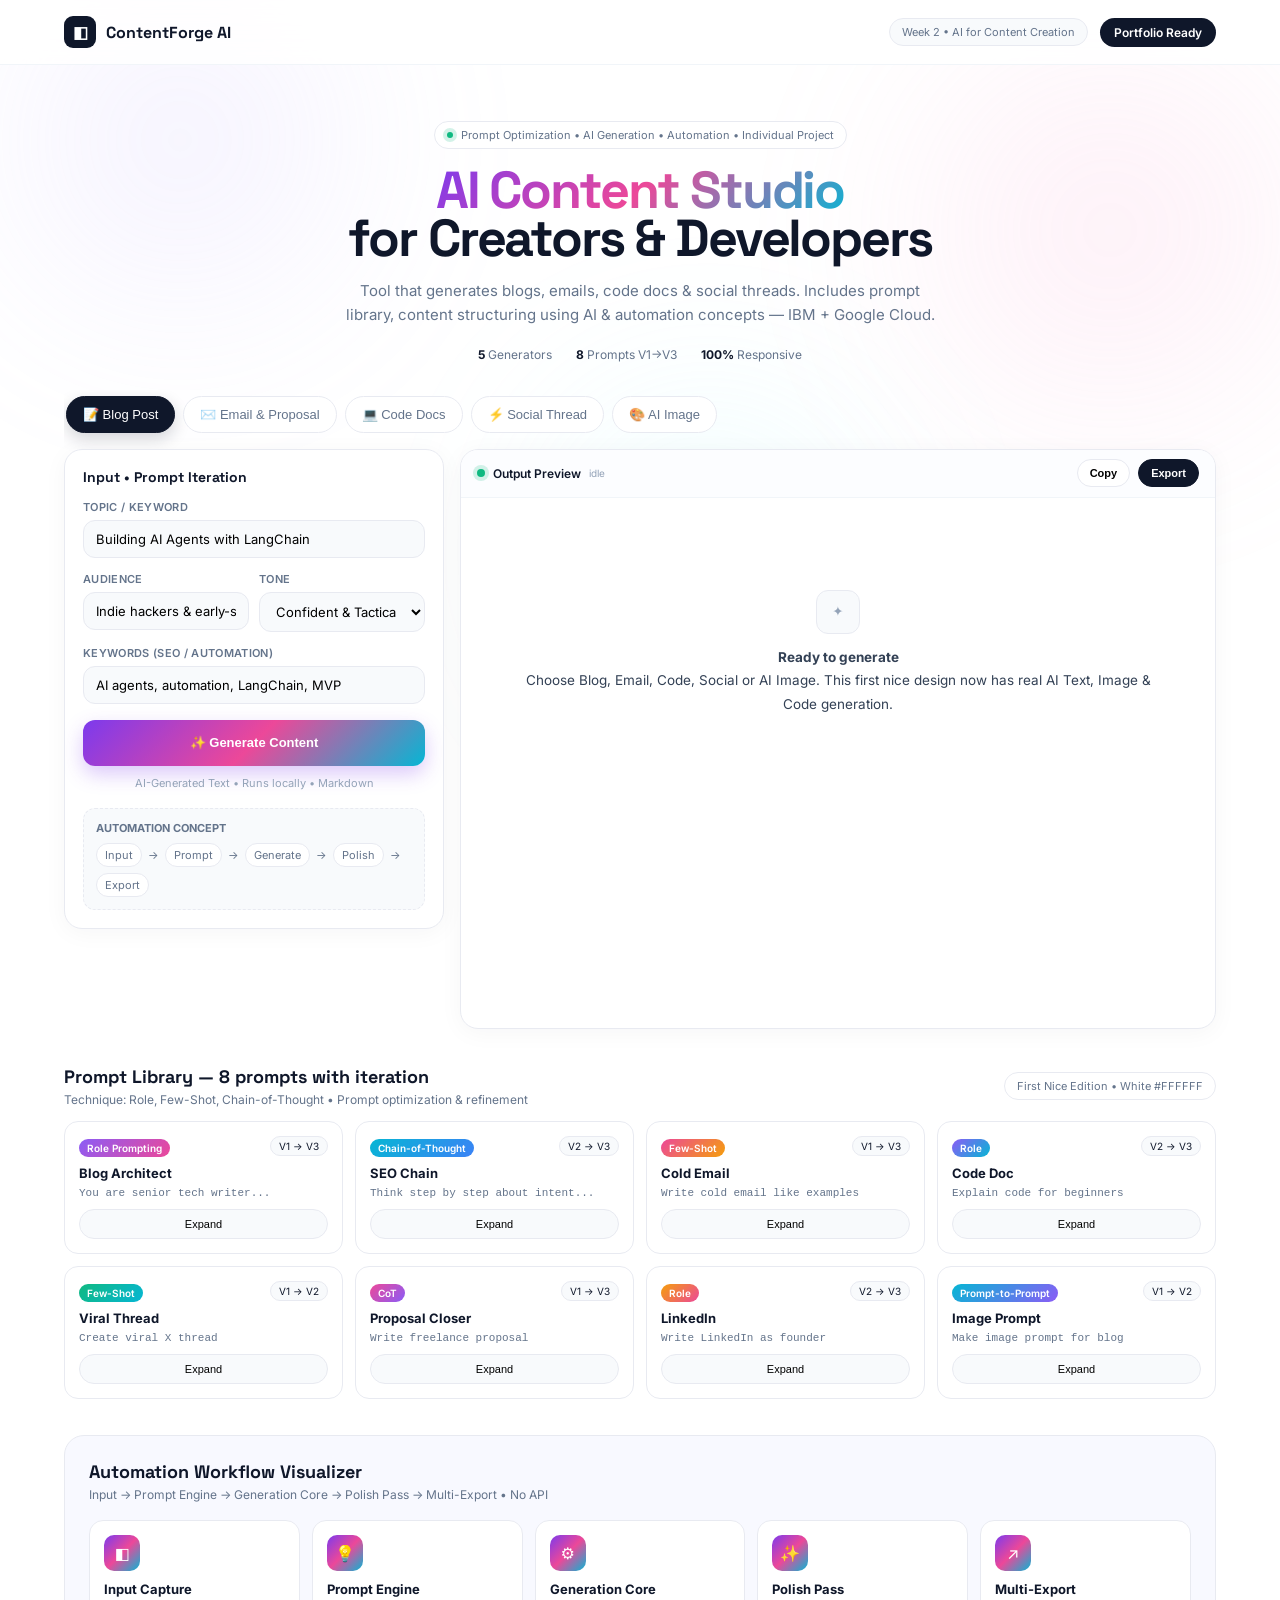
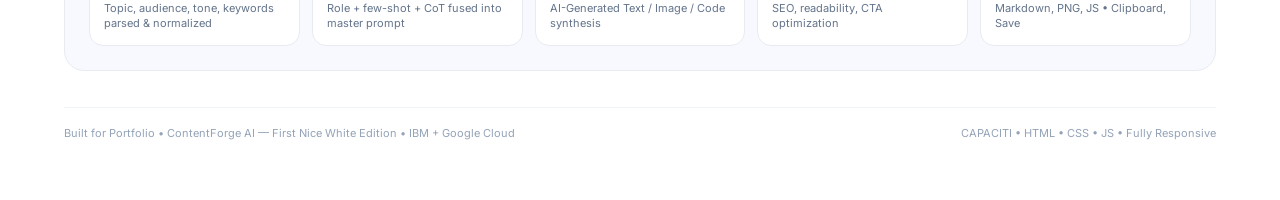
<file: index.html>
<!DOCTYPE html>
<html lang="en">
<head>
  <meta charset="UTF-8">
  <meta name="viewport" content="width=device-width, initial-scale=1.0">
  <title>ContentForge AI - Beautiful White Edition</title>
  <link href="https://fonts.googleapis.com/css2?family=Inter:wght@400;500;600;700&family=Space+Grotesk:wght@600;700&family=JetBrains+Mono:wght@400;500&display=swap" rel="stylesheet">
  <link rel="stylesheet" href="style.css">
</head>
<body>
  <div class="orb orb1"></div><div class="orb orb2"></div><div class="orb orb3"></div>

  <nav class="navbar"><div class="nav-inner">
    <div class="logo"><div class="logo-icon">◧</div><span>ContentForge AI</span></div>
    <div class="nav-right"><span class="badge">Week 2 • AI for Content Creation</span><a class="btn-dark" href="#library">Portfolio Ready</a></div>
  </div></nav>

  <header class="hero">
    <div class="pill"><span class="dot"></span> Prompt Optimization • AI Generation • Automation • Individual Project</div>
    <h1><span class="grad">AI Content Studio</span><br>for Creators & Developers</h1>
    <p>Tool that generates blogs, emails, code docs & social threads. Includes prompt library, content structuring using AI & automation concepts — IBM + Google Cloud.</p>
    <div class="stats"><span><b>5</b> Generators</span><span><b>8</b> Prompts V1→V3</span><span><b>100%</b> Responsive</span></div>
  </header>

  <main class="container">
    <div class="tabs" id="tabs">
      <button class="tab active" data-type="blog">📝 Blog Post</button>
      <button class="tab" data-type="email">✉️ Email & Proposal</button>
      <button class="tab" data-type="code">💻 Code Docs</button>
      <button class="tab" data-type="social">⚡ Social Thread</button>
      <button class="tab" data-type="image">🎨 AI Image</button>
    </div>

    <div class="grid">
      <!-- FORM - changes based on tab -->
      <div class="card form-card" id="formCard">
        <!-- Blog / Email / Social share same form -->
        <div id="textForm">
          <h3 id="formTitle">Input • Prompt Iteration</h3>
          <label>Topic / Keyword</label>
          <input id="topic" value="Building AI Agents with LangChain">
          <div class="row"><div><label>Audience</label><input id="audience" value="Indie hackers & early-stage founders"></div><div><label>Tone</label><select id="tone"><option>Confident & Tactical</option><option>Friendly & Clear</option><option>Bold & Contrarian</option><option>Technical & Detailed</option></select></div></div>
          <label>Keywords (SEO / Automation)</label><input id="keywords" value="AI agents, automation, LangChain, MVP">
          <button id="generate" class="btn-grad">✨ Generate Content</button>
          <p class="hint">AI-Generated Text • Runs locally • Markdown</p>
        </div>

        <!-- Code Form -->
        <div id="codeForm" style="display:none">
          <h3>AI-Generated Code • Prompt-to-Code</h3>
          <label>Language</label><select id="codeLang"><option>JavaScript / TypeScript</option><option>Python</option><option>HTML + CSS</option><option>React</option><option>SQL</option></select>
          <label>Task / Prompt</label><textarea id="codeTask">Create a responsive AI content generator function that takes topic, audience, tone and returns markdown blog with SEO tags</textarea>
          <div class="row"><div><label>Output Type</label><select id="codeType"><option>Function / Component</option><option>Full README + Docs</option><option>API Endpoint</option></select></div><div><label>Level</label><select id="codeLevel"><option>Production Ready</option><option>Beginner Friendly</option></select></div></div>
          <button id="genCode" class="btn-grad">💻 Generate Code</button>
          <p class="hint">AI-Generated Code • Syntax Highlighted • Exportable</p>
        </div>

        <!-- Image Form -->
        <div id="imageForm" style="display:none">
          <h3>AI-Generated Images • Text-to-Image</h3>
          <label>Image Prompt</label><textarea id="imgPrompt">Futuristic AI workspace for founders, soft studio light, minimal desk, neon gradient, 4k, cinematic, photorealistic</textarea>
          <div class="row"><div><label>Style</label><select id="imgStyle"><option>Photorealistic</option><option>Cyberpunk</option><option>Minimal Line Art</option><option>3D Render</option><option>Watercolor</option></select></div><div><label>Aspect Ratio</label><select id="imgRatio"><option value="16:9" selected>16:9 Wide</option><option value="1:1">1:1 Square</option><option value="9:16">9:16 Portrait</option><option value="4:3">4:3</option></select></div></div>
          <label>Negative Prompt</label><input id="imgNeg" placeholder="e.g. blurry, text, watermark">
          <button id="genImg" class="btn-grad">🎨 Generate Image</button>
          <p class="hint">Real AI Generation via Pollinations • No API Key • Downloadable PNG</p>
          <div class="img-history"><h4>Recent Generations</h4><div id="imgHistory" class="history-grid"></div></div>
        </div>

        <div class="workflow-mini"><h4>Automation Concept</h4><div class="steps"><span>Input</span>→<span>Prompt</span>→<span>Generate</span>→<span>Polish</span>→<span>Export</span></div></div>
      </div>

      <!-- OUTPUT -->
      <div class="card output-card" id="outputCard">
        <div class="output-head"><div class="o-title"><span class="live"></span> <span id="outLabel">Output Preview</span> <small id="meta">idle</small></div><div class="o-actions"><button id="copyBtn">Copy</button><button id="dlBtn" class="dark">Export</button></div></div>
        <div id="output" class="output-body"><div class="empty"><div class="e-icon">✦</div><b>Ready to generate</b><p>Choose Blog, Email, Code, Social or AI Image. This first nice design now has real AI Text, Image & Code generation.</p></div></div>
      </div>
    </div>

    <section id="library" class="library">
      <div class="lib-head"><div><h2>Prompt Library — 8 prompts with iteration</h2><p>Technique: Role, Few-Shot, Chain-of-Thought • Prompt optimization & refinement</p></div><span class="lib-badge">First Nice Edition • White #FFFFFF</span></div>
      <div class="prompt-grid" id="promptGrid"></div>
    </section>

    <section class="workflow">
      <h2>Automation Workflow Visualizer</h2><p>Input → Prompt Engine → Generation Core → Polish Pass → Multi-Export • No API</p>
      <div class="wf-grid">
        <div class="wf"><div class="wf-icon">◧</div><b>Input Capture</b><small>Topic, audience, tone, keywords parsed & normalized</small></div>
        <div class="wf"><div class="wf-icon">💡</div><b>Prompt Engine</b><small>Role + few-shot + CoT fused into master prompt</small></div>
        <div class="wf"><div class="wf-icon">⚙</div><b>Generation Core</b><small>AI-Generated Text / Image / Code synthesis</small></div>
        <div class="wf"><div class="wf-icon">✨</div><b>Polish Pass</b><small>SEO, readability, CTA optimization</small></div>
        <div class="wf"><div class="wf-icon">↗</div><b>Multi-Export</b><small>Markdown, PNG, JS • Clipboard, Save</small></div>
      </div>
    </section>

    <footer class="footer"><span>Built for Portfolio • ContentForge AI — First Nice White Edition • IBM + Google Cloud</span><span>CAPACITI • HTML • CSS • JS • Fully Responsive</span></footer>
  </main>
<script src="script.js"></script>
</body>
</html>
</file>
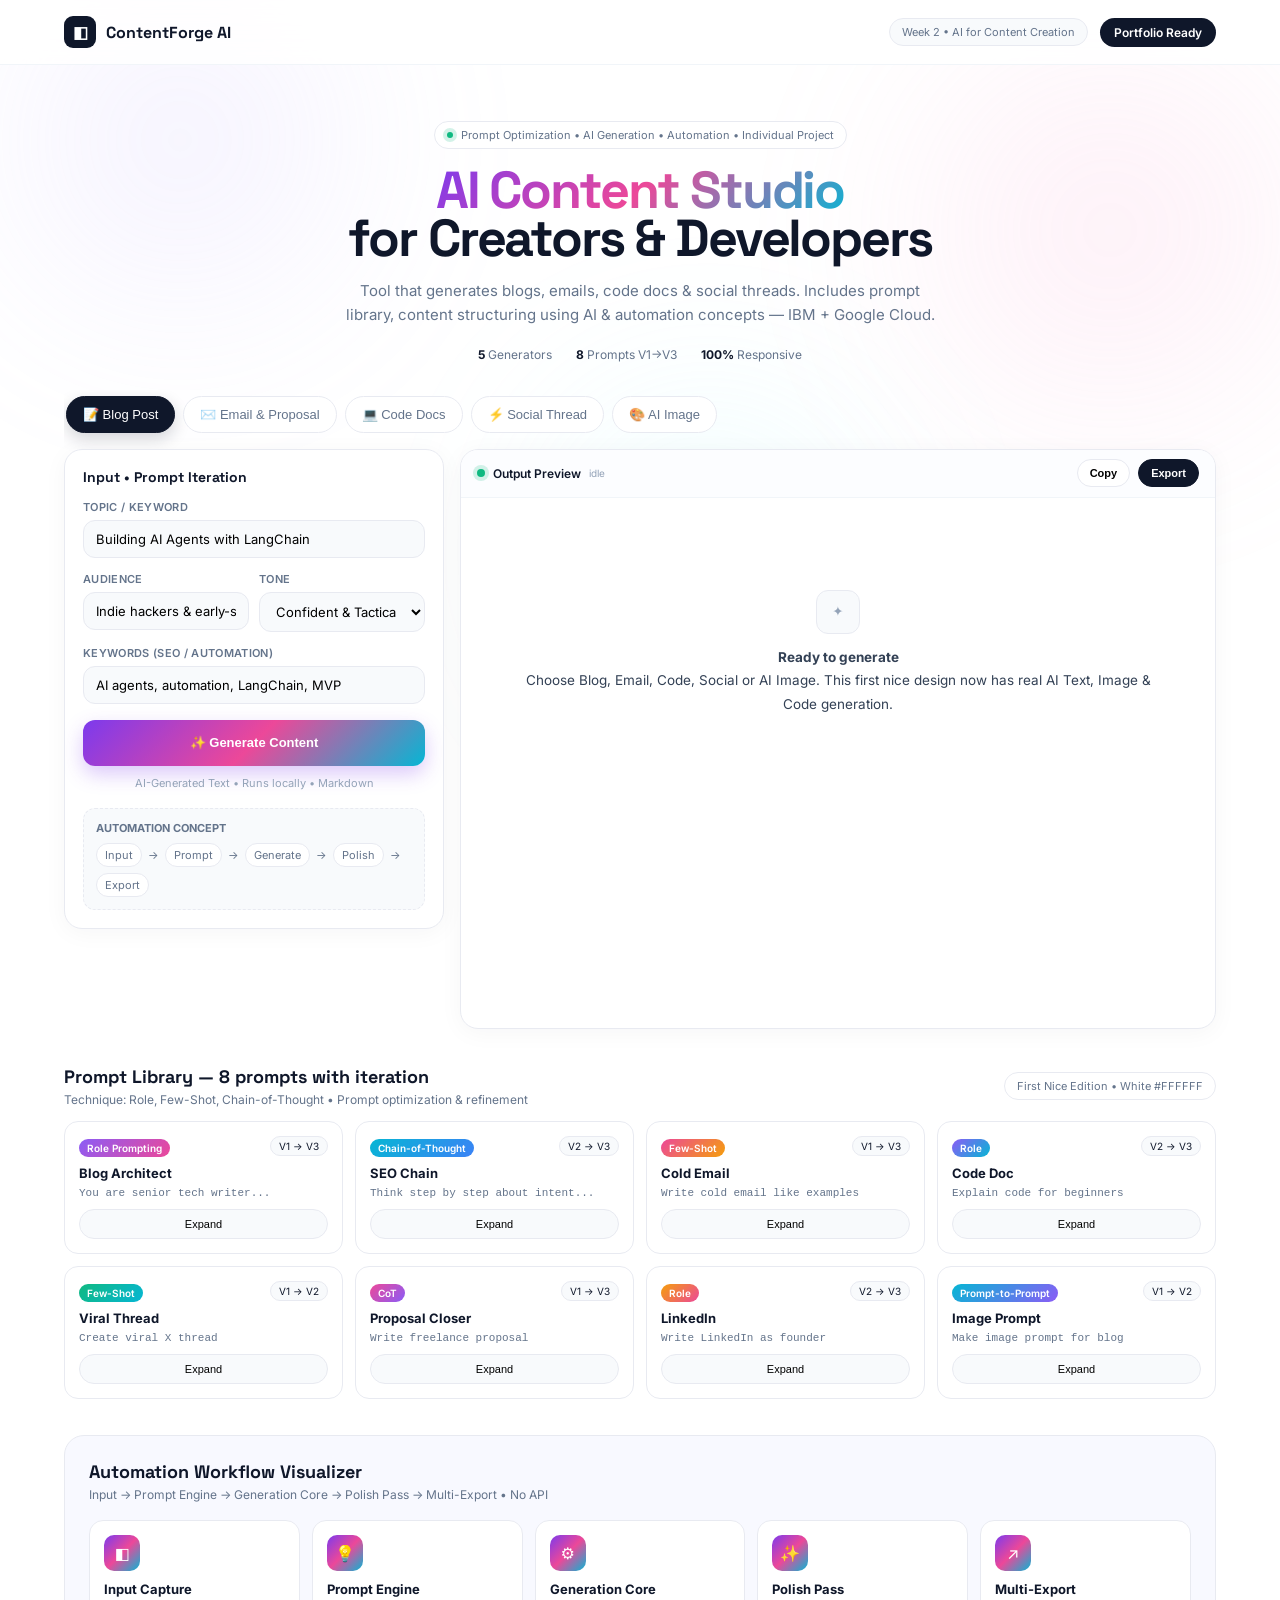
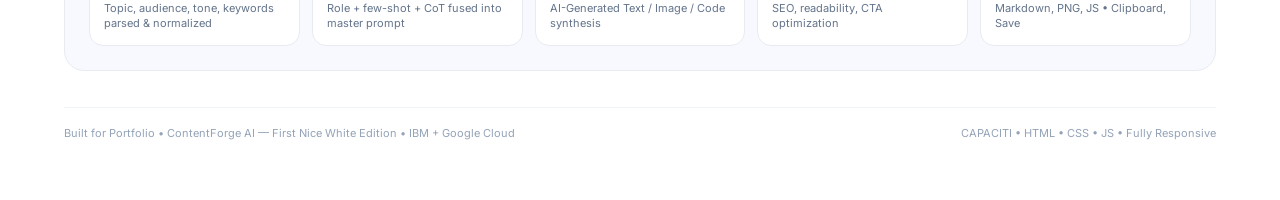
<file: Index (4).html>
<!DOCTYPE html>
<html lang="en">
<head>
  <meta charset="UTF-8">
  <meta name="viewport" content="width=device-width, initial-scale=1.0">
  <title>ContentForge AI - Beautiful White Edition</title>
  <link href="https://fonts.googleapis.com/css2?family=Inter:wght@400;500;600;700&family=Space+Grotesk:wght@600;700&family=JetBrains+Mono:wght@400;500&display=swap" rel="stylesheet">
  <link rel="stylesheet" href="Style.css">
</head>
<body>
  <div class="orb orb1"></div><div class="orb orb2"></div><div class="orb orb3"></div>

  <nav class="navbar"><div class="nav-inner">
    <div class="logo"><div class="logo-icon">◧</div><span>ContentForge AI</span></div>
    <div class="nav-right"><span class="badge">Week 2 • AI for Content Creation</span><a class="btn-dark" href="#library">Portfolio Ready</a></div>
  </div></nav>

  <header class="hero">
    <div class="pill"><span class="dot"></span> Prompt Optimization • AI Generation • Automation • Individual Project</div>
    <h1><span class="grad">AI Content Studio</span><br>for Creators & Developers</h1>
    <p>Tool that generates blogs, emails, code docs & social threads. Includes prompt library, content structuring using AI & automation concepts — IBM + Google Cloud.</p>
    <div class="stats"><span><b>5</b> Generators</span><span><b>8</b> Prompts V1→V3</span><span><b>100%</b> Responsive</span></div>
  </header>

  <main class="container">
    <div class="tabs" id="tabs">
      <button class="tab active" data-type="blog">📝 Blog Post</button>
      <button class="tab" data-type="email">✉️ Email & Proposal</button>
      <button class="tab" data-type="code">💻 Code Docs</button>
      <button class="tab" data-type="social">⚡ Social Thread</button>
      <button class="tab" data-type="image">🎨 AI Image</button>
    </div>

    <div class="grid">
      <!-- FORM - changes based on tab -->
      <div class="card form-card" id="formCard">
        <!-- Blog / Email / Social share same form -->
        <div id="textForm">
          <h3 id="formTitle">Input • Prompt Iteration</h3>
          <label>Topic / Keyword</label>
          <input id="topic" value="Building AI Agents with LangChain">
          <div class="row"><div><label>Audience</label><input id="audience" value="Indie hackers & early-stage founders"></div><div><label>Tone</label><select id="tone"><option>Confident & Tactical</option><option>Friendly & Clear</option><option>Bold & Contrarian</option><option>Technical & Detailed</option></select></div></div>
          <label>Keywords (SEO / Automation)</label><input id="keywords" value="AI agents, automation, LangChain, MVP">
          <button id="generate" class="btn-grad">✨ Generate Content</button>
          <p class="hint">AI-Generated Text • Runs locally • Markdown</p>
        </div>

        <!-- Code Form -->
        <div id="codeForm" style="display:none">
          <h3>AI-Generated Code • Prompt-to-Code</h3>
          <label>Language</label><select id="codeLang"><option>JavaScript / TypeScript</option><option>Python</option><option>HTML + CSS</option><option>React</option><option>SQL</option></select>
          <label>Task / Prompt</label><textarea id="codeTask">Create a responsive AI content generator function that takes topic, audience, tone and returns markdown blog with SEO tags</textarea>
          <div class="row"><div><label>Output Type</label><select id="codeType"><option>Function / Component</option><option>Full README + Docs</option><option>API Endpoint</option></select></div><div><label>Level</label><select id="codeLevel"><option>Production Ready</option><option>Beginner Friendly</option></select></div></div>
          <button id="genCode" class="btn-grad">💻 Generate Code</button>
          <p class="hint">AI-Generated Code • Syntax Highlighted • Exportable</p>
        </div>

        <!-- Image Form -->
        <div id="imageForm" style="display:none">
          <h3>AI-Generated Images • Text-to-Image</h3>
          <label>Image Prompt</label><textarea id="imgPrompt">Futuristic AI workspace for founders, soft studio light, minimal desk, neon gradient, 4k, cinematic, photorealistic</textarea>
          <div class="row"><div><label>Style</label><select id="imgStyle"><option>Photorealistic</option><option>Cyberpunk</option><option>Minimal Line Art</option><option>3D Render</option><option>Watercolor</option></select></div><div><label>Aspect Ratio</label><select id="imgRatio"><option value="16:9" selected>16:9 Wide</option><option value="1:1">1:1 Square</option><option value="9:16">9:16 Portrait</option><option value="4:3">4:3</option></select></div></div>
          <label>Negative Prompt</label><input id="imgNeg" placeholder="e.g. blurry, text, watermark">
          <button id="genImg" class="btn-grad">🎨 Generate Image</button>
          <p class="hint">Real AI Generation via Pollinations • No API Key • Downloadable PNG</p>
          <div class="img-history"><h4>Recent Generations</h4><div id="imgHistory" class="history-grid"></div></div>
        </div>

        <div class="workflow-mini"><h4>Automation Concept</h4><div class="steps"><span>Input</span>→<span>Prompt</span>→<span>Generate</span>→<span>Polish</span>→<span>Export</span></div></div>
      </div>

      <!-- OUTPUT -->
      <div class="card output-card" id="outputCard">
        <div class="output-head"><div class="o-title"><span class="live"></span> <span id="outLabel">Output Preview</span> <small id="meta">idle</small></div><div class="o-actions"><button id="copyBtn">Copy</button><button id="dlBtn" class="dark">Export</button></div></div>
        <div id="output" class="output-body"><div class="empty"><div class="e-icon">✦</div><b>Ready to generate</b><p>Choose Blog, Email, Code, Social or AI Image. This first nice design now has real AI Text, Image & Code generation.</p></div></div>
      </div>
    </div>

    <section id="library" class="library">
      <div class="lib-head"><div><h2>Prompt Library — 8 prompts with iteration</h2><p>Technique: Role, Few-Shot, Chain-of-Thought • Prompt optimization & refinement</p></div><span class="lib-badge">First Nice Edition • White #FFFFFF</span></div>
      <div class="prompt-grid" id="promptGrid"></div>
    </section>

    <section class="workflow">
      <h2>Automation Workflow Visualizer</h2><p>Input → Prompt Engine → Generation Core → Polish Pass → Multi-Export • No API</p>
      <div class="wf-grid">
        <div class="wf"><div class="wf-icon">◧</div><b>Input Capture</b><small>Topic, audience, tone, keywords parsed & normalized</small></div>
        <div class="wf"><div class="wf-icon">💡</div><b>Prompt Engine</b><small>Role + few-shot + CoT fused into master prompt</small></div>
        <div class="wf"><div class="wf-icon">⚙</div><b>Generation Core</b><small>AI-Generated Text / Image / Code synthesis</small></div>
        <div class="wf"><div class="wf-icon">✨</div><b>Polish Pass</b><small>SEO, readability, CTA optimization</small></div>
        <div class="wf"><div class="wf-icon">↗</div><b>Multi-Export</b><small>Markdown, PNG, JS • Clipboard, Save</small></div>
      </div>
    </section>

    <footer class="footer"><span>Built for Portfolio • ContentForge AI — First Nice White Edition • IBM + Google Cloud</span><span>CAPACITI • HTML • CSS • JS • Fully Responsive</span></footer>
  </main>
<script src="Script.js"></script>
</body>
</html>
</file>
<file: style.css>
/* FIRST NICE WHITE EDITION - RESTORED + RESPONSIVE */
*{margin:0;padding:0;box-sizing:border-box}
:root{--bg:#FFFFFF;--line:#E8EAF1;--line2:#F1F5F9;--text:#0F172A;--muted:#64748B;--muted2:#94A3B8;--soft:#F8FAFC;--grad:linear-gradient(135deg,#7C3AED 0%,#EC4899 50%,#06B6D4 100%)}
body{background:#fff;color:var(--text);font-family:'Inter',system-ui,sans-serif;overflow-x:hidden;position:relative}
h1,h2,h3{font-family:'Space Grotesk',Inter,sans-serif}
.orb{position:fixed;filter:blur(90px);opacity:.22;pointer-events:none;z-index:0;border-radius:50%}
.orb1{width:560px;height:560px;background:radial-gradient(circle,#C4B5FD,transparent 60%);top:-140px;left:-100px}
.orb2{width:620px;height:620px;background:radial-gradient(circle,#F9A8D4,transparent 60%);top:-80px;right:-140px}
.orb3{width:520px;height:520px;background:radial-gradient(circle,#A5F3FC,transparent 60%);bottom:10%;left:35%}

.navbar{position:sticky;top:0;z-index:20;background:rgba(255,255,255,.82);backdrop-filter:blur(16px);border-bottom:1px solid var(--line2)}
.nav-inner{max-width:1200px;margin:0 auto;height:64px;display:flex;align-items:center;justify-content:space-between;padding:0 24px}
.logo{display:flex;gap:10px;align-items:center;font-weight:700;font-size:16px;font-family:'Space Grotesk'}
.logo-icon{width:32px;height:32px;border-radius:9px;background:#0F172A;color:#fff;display:grid;place-items:center}
.nav-right{display:flex;gap:12px;align-items:center}
.badge{font-size:11px;padding:6px 12px;border-radius:999px;background:var(--soft);border:1px solid var(--line);color:var(--muted)}
.btn-dark{font-size:12px;padding:7px 14px;border-radius:999px;background:#0F172A;color:#fff;text-decoration:none;font-weight:600}

.hero{position:relative;z-index:1;text-align:center;padding:56px 24px 28px}
.pill{display:inline-flex;gap:8px;align-items:center;font-size:11px;padding:6px 12px;border-radius:999px;background:#fff;border:1px solid var(--line);color:var(--muted);margin-bottom:18px}
.dot{width:6px;height:6px;border-radius:50%;background:#10B981;box-shadow:0 0 0 4px rgba(16,185,129,.18)}
.hero h1{font-size:clamp(32px,5vw,52px);line-height:.92;letter-spacing:-.04em}
.grad{background:var(--grad);-webkit-background-clip:text;background-clip:text;color:transparent}
.hero p{max-width:600px;margin:16px auto 0;color:var(--muted);font-size:15px;line-height:1.6}
.stats{display:flex;justify-content:center;gap:24px;margin-top:20px;font-size:12px;color:var(--muted);flex-wrap:wrap}
.stats b{color:var(--text)}

.container{max-width:1200px;margin:0 auto;padding:0 24px 40px;position:relative;z-index:1}
.tabs{display:flex;gap:8px;overflow:auto;padding:6px 2px 16px;scrollbar-width:none}
.tabs::-webkit-scrollbar{display:none}
.tab{white-space:nowrap;padding:10px 16px;border-radius:999px;border:1px solid var(--line);background:#fff;font-size:13px;font-weight:500;color:var(--muted);cursor:pointer;transition:.2s;flex-shrink:0}
.tab.active{background:#0F172A;color:#fff;border-color:#0F172A;box-shadow:0 6px 16px rgba(15,23,42,.18)}

.grid{display:grid;grid-template-columns:380px 1fr;gap:16px}
.card{background:#fff;border:1px solid var(--line);border-radius:18px;box-shadow:0 4px 24px rgba(15,23,42,.04)}
.form-card{padding:18px;position:sticky;top:84px;align-self:start}
.form-card h3{font-size:14px;margin-bottom:14px}
.form-card label{font-size:11px;font-weight:600;color:var(--muted);margin:14px 0 6px;display:block;text-transform:uppercase;letter-spacing:.03em}
.form-card input,.form-card select,.form-card textarea{width:100%;padding:10px 12px;border-radius:12px;border:1px solid var(--line);background:var(--soft);font-size:13px;outline:none;font-family:inherit;transition:.2s}
.form-card textarea{min-height:84px;resize:vertical}
.form-card input:focus,.form-card select:focus,.form-card textarea:focus{background:#fff;border-color:#0F172A}
.row{display:grid;grid-template-columns:1fr 1fr;gap:10px}
.btn-grad{margin-top:16px;width:100%;height:46px;border:0;border-radius:12px;background:var(--grad);color:#fff;font-weight:700;font-size:13px;cursor:pointer;box-shadow:0 8px 20px rgba(124,58,237,.28);transition:.2s}
.btn-grad:hover{transform:translateY(-1px);box-shadow:0 10px 26px rgba(124,58,237,.35)}
.hint{text-align:center;font-size:11px;color:var(--muted2);margin-top:10px}
.workflow-mini{margin-top:18px;padding:12px;border-radius:12px;background:var(--soft);border:1px dashed var(--line)}
.workflow-mini h4{font-size:11px;color:var(--muted);margin-bottom:8px;text-transform:uppercase}
.steps{display:flex;gap:6px;align-items:center;font-size:11px;color:var(--muted);flex-wrap:wrap}
.steps span{padding:4px 8px;border-radius:999px;background:#fff;border:1px solid var(--line)}
.img-history{margin-top:14px}
.img-history h4{font-size:11px;color:var(--muted);text-transform:uppercase;margin-bottom:8px}
.history-grid{display:grid;grid-template-columns:repeat(4,1fr);gap:6px}
.history-grid img{width:100%;aspect-ratio:1;object-fit:cover;border-radius:8px;border:1px solid var(--line);cursor:pointer}

.output-card{display:flex;flex-direction:column;min-height:580px;overflow:hidden}
.output-head{height:48px;display:flex;align-items:center;justify-content:space-between;padding:0 16px;border-bottom:1px solid var(--line2);background:#FCFDFF;flex-shrink:0}
.o-title{display:flex;gap:8px;align-items:center;font-size:12px;font-weight:600}
.live{width:8px;height:8px;border-radius:50%;background:#10B981;box-shadow:0 0 0 4px rgba(16,185,129,.18)}
.o-title small{font-weight:400;color:var(--muted2)}
.o-actions{display:flex;gap:8px}
.o-actions button{height:28px;padding:0 12px;border-radius:999px;border:1px solid var(--line);background:#fff;font-size:11px;font-weight:600;cursor:pointer}
.o-actions button.dark{background:#0F172A;color:#fff;border-color:#0F172A}
.output-body{flex:1;padding:22px;overflow:auto;font-size:13.5px;line-height:1.75;color:#334155;white-space:pre-wrap;word-break:break-word}
.output-body.code{font-family:'JetBrains Mono',monospace;font-size:12.5px;background:#FCFDFF}
.output-body.img{padding:12px;display:grid;place-items:center;background:#F8FAFC}
.output-body.img img{max-width:100%;border-radius:14px;box-shadow:0 12px 32px rgba(15,23,42,.18);border:1px solid var(--line)}
.empty{text-align:center;padding:70px 24px}
.e-icon{width:44px;height:44px;border-radius:12px;background:var(--soft);border:1px solid var(--line);display:grid;place-items:center;margin:0 auto 12px;color:var(--muted2)}

/* LIBRARY */
.library{margin-top:36px}
.lib-head{display:flex;justify-content:space-between;align-items:center;flex-wrap:wrap;gap:10px;margin-bottom:14px}
.lib-head h2{font-size:18px}.lib-head p{font-size:12px;color:var(--muted);margin-top:4px}
.lib-badge{font-size:11px;padding:6px 12px;border-radius:999px;background:#fff;border:1px solid var(--line);color:var(--muted)}
.prompt-grid{display:grid;grid-template-columns:repeat(4,1fr);gap:12px}
.prompt{padding:14px;border-radius:14px;background:#fff;border:1px solid var(--line);transition:.2s}
.prompt:hover{transform:translateY(-1px);box-shadow:0 8px 20px rgba(15,23,42,.06)}
.p-tag{font-size:10px;padding:3px 8px;border-radius:999px;display:inline-block;font-weight:600;margin-bottom:8px;color:#fff}
.prompt h4{font-size:13px;margin-bottom:6px}
.prompt code{font-size:11px;color:var(--muted);display:block;white-space:nowrap;overflow:hidden;text-overflow:ellipsis}
.p-improved{margin-top:8px;padding:8px 10px;border-radius:10px;background:var(--soft);border:1px solid var(--line2);font-size:11px;line-height:1.5}
.prompt small{margin-top:8px;display:block;font-size:10px;color:var(--muted2)}
.prompt button{margin-top:10px;width:100%;height:30px;border-radius:999px;border:1px solid var(--line);background:var(--soft);font-size:11px;cursor:pointer}
.prompt .extra{display:none;margin-top:10px}.prompt.open .extra{display:block}

/* WORKFLOW */
.workflow{margin-top:36px;padding:24px;border-radius:20px;background:#F8F9FF;border:1px solid var(--line)}
.workflow h2{font-size:18px}.workflow p{font-size:12px;color:var(--muted);margin-top:4px}
.wf-grid{margin-top:18px;display:grid;grid-template-columns:repeat(5,1fr);gap:12px}
.wf{padding:14px;border-radius:14px;background:#fff;border:1px solid var(--line)}
.wf-icon{width:36px;height:36px;border-radius:10px;background:var(--grad);display:grid;place-items:center;color:#fff;margin-bottom:10px;font-size:16px}
.wf b{font-size:13px;display:block}.wf small{font-size:11px;color:var(--muted);line-height:1.4;display:block;margin-top:4px}
.footer{margin-top:36px;padding:18px 0;border-top:1px solid var(--line2);display:flex;justify-content:space-between;font-size:11px;color:var(--muted2);flex-wrap:wrap;gap:8px}

/* FULLY RESPONSIVE */
@media(max-width:1100px){.grid{grid-template-columns:340px 1fr}.prompt-grid{grid-template-columns:repeat(3,1fr)}.wf-grid{grid-template-columns:repeat(3,1fr)}}
@media(max-width:860px){
  .grid{grid-template-columns:1fr}
  .form-card{position:relative;top:0}
  .prompt-grid{grid-template-columns:repeat(2,1fr)}
  .wf-grid{grid-template-columns:repeat(2,1fr)}
  .nav-inner{padding:0 14px;height:56px}
  .badge{display:none}
  .container{padding:0 14px 30px}
  .hero{padding:28px 14px 16px}
  .output-card{min-height:440px}
}
@media(max-width:520px){
  .prompt-grid{grid-template-columns:1fr}
  .row{grid-template-columns:1fr}
  .hero h1{font-size:28px}
  .wf-grid{grid-template-columns:1fr}
  .history-grid{grid-template-columns:repeat(3,1fr)}
}
</file>
<file: Style.css>
/* FIRST NICE WHITE EDITION - RESTORED + RESPONSIVE */
*{margin:0;padding:0;box-sizing:border-box}
:root{--bg:#FFFFFF;--line:#E8EAF1;--line2:#F1F5F9;--text:#0F172A;--muted:#64748B;--muted2:#94A3B8;--soft:#F8FAFC;--grad:linear-gradient(135deg,#7C3AED 0%,#EC4899 50%,#06B6D4 100%)}
body{background:#fff;color:var(--text);font-family:'Inter',system-ui,sans-serif;overflow-x:hidden;position:relative}
h1,h2,h3{font-family:'Space Grotesk',Inter,sans-serif}
.orb{position:fixed;filter:blur(90px);opacity:.22;pointer-events:none;z-index:0;border-radius:50%}
.orb1{width:560px;height:560px;background:radial-gradient(circle,#C4B5FD,transparent 60%);top:-140px;left:-100px}
.orb2{width:620px;height:620px;background:radial-gradient(circle,#F9A8D4,transparent 60%);top:-80px;right:-140px}
.orb3{width:520px;height:520px;background:radial-gradient(circle,#A5F3FC,transparent 60%);bottom:10%;left:35%}

.navbar{position:sticky;top:0;z-index:20;background:rgba(255,255,255,.82);backdrop-filter:blur(16px);border-bottom:1px solid var(--line2)}
.nav-inner{max-width:1200px;margin:0 auto;height:64px;display:flex;align-items:center;justify-content:space-between;padding:0 24px}
.logo{display:flex;gap:10px;align-items:center;font-weight:700;font-size:16px;font-family:'Space Grotesk'}
.logo-icon{width:32px;height:32px;border-radius:9px;background:#0F172A;color:#fff;display:grid;place-items:center}
.nav-right{display:flex;gap:12px;align-items:center}
.badge{font-size:11px;padding:6px 12px;border-radius:999px;background:var(--soft);border:1px solid var(--line);color:var(--muted)}
.btn-dark{font-size:12px;padding:7px 14px;border-radius:999px;background:#0F172A;color:#fff;text-decoration:none;font-weight:600}

.hero{position:relative;z-index:1;text-align:center;padding:56px 24px 28px}
.pill{display:inline-flex;gap:8px;align-items:center;font-size:11px;padding:6px 12px;border-radius:999px;background:#fff;border:1px solid var(--line);color:var(--muted);margin-bottom:18px}
.dot{width:6px;height:6px;border-radius:50%;background:#10B981;box-shadow:0 0 0 4px rgba(16,185,129,.18)}
.hero h1{font-size:clamp(32px,5vw,52px);line-height:.92;letter-spacing:-.04em}
.grad{background:var(--grad);-webkit-background-clip:text;background-clip:text;color:transparent}
.hero p{max-width:600px;margin:16px auto 0;color:var(--muted);font-size:15px;line-height:1.6}
.stats{display:flex;justify-content:center;gap:24px;margin-top:20px;font-size:12px;color:var(--muted);flex-wrap:wrap}
.stats b{color:var(--text)}

.container{max-width:1200px;margin:0 auto;padding:0 24px 40px;position:relative;z-index:1}
.tabs{display:flex;gap:8px;overflow:auto;padding:6px 2px 16px;scrollbar-width:none}
.tabs::-webkit-scrollbar{display:none}
.tab{white-space:nowrap;padding:10px 16px;border-radius:999px;border:1px solid var(--line);background:#fff;font-size:13px;font-weight:500;color:var(--muted);cursor:pointer;transition:.2s;flex-shrink:0}
.tab.active{background:#0F172A;color:#fff;border-color:#0F172A;box-shadow:0 6px 16px rgba(15,23,42,.18)}

.grid{display:grid;grid-template-columns:380px 1fr;gap:16px}
.card{background:#fff;border:1px solid var(--line);border-radius:18px;box-shadow:0 4px 24px rgba(15,23,42,.04)}
.form-card{padding:18px;position:sticky;top:84px;align-self:start}
.form-card h3{font-size:14px;margin-bottom:14px}
.form-card label{font-size:11px;font-weight:600;color:var(--muted);margin:14px 0 6px;display:block;text-transform:uppercase;letter-spacing:.03em}
.form-card input,.form-card select,.form-card textarea{width:100%;padding:10px 12px;border-radius:12px;border:1px solid var(--line);background:var(--soft);font-size:13px;outline:none;font-family:inherit;transition:.2s}
.form-card textarea{min-height:84px;resize:vertical}
.form-card input:focus,.form-card select:focus,.form-card textarea:focus{background:#fff;border-color:#0F172A}
.row{display:grid;grid-template-columns:1fr 1fr;gap:10px}
.btn-grad{margin-top:16px;width:100%;height:46px;border:0;border-radius:12px;background:var(--grad);color:#fff;font-weight:700;font-size:13px;cursor:pointer;box-shadow:0 8px 20px rgba(124,58,237,.28);transition:.2s}
.btn-grad:hover{transform:translateY(-1px);box-shadow:0 10px 26px rgba(124,58,237,.35)}
.hint{text-align:center;font-size:11px;color:var(--muted2);margin-top:10px}
.workflow-mini{margin-top:18px;padding:12px;border-radius:12px;background:var(--soft);border:1px dashed var(--line)}
.workflow-mini h4{font-size:11px;color:var(--muted);margin-bottom:8px;text-transform:uppercase}
.steps{display:flex;gap:6px;align-items:center;font-size:11px;color:var(--muted);flex-wrap:wrap}
.steps span{padding:4px 8px;border-radius:999px;background:#fff;border:1px solid var(--line)}
.img-history{margin-top:14px}
.img-history h4{font-size:11px;color:var(--muted);text-transform:uppercase;margin-bottom:8px}
.history-grid{display:grid;grid-template-columns:repeat(4,1fr);gap:6px}
.history-grid img{width:100%;aspect-ratio:1;object-fit:cover;border-radius:8px;border:1px solid var(--line);cursor:pointer}

.output-card{display:flex;flex-direction:column;min-height:580px;overflow:hidden}
.output-head{height:48px;display:flex;align-items:center;justify-content:space-between;padding:0 16px;border-bottom:1px solid var(--line2);background:#FCFDFF;flex-shrink:0}
.o-title{display:flex;gap:8px;align-items:center;font-size:12px;font-weight:600}
.live{width:8px;height:8px;border-radius:50%;background:#10B981;box-shadow:0 0 0 4px rgba(16,185,129,.18)}
.o-title small{font-weight:400;color:var(--muted2)}
.o-actions{display:flex;gap:8px}
.o-actions button{height:28px;padding:0 12px;border-radius:999px;border:1px solid var(--line);background:#fff;font-size:11px;font-weight:600;cursor:pointer}
.o-actions button.dark{background:#0F172A;color:#fff;border-color:#0F172A}
.output-body{flex:1;padding:22px;overflow:auto;font-size:13.5px;line-height:1.75;color:#334155;white-space:pre-wrap;word-break:break-word}
.output-body.code{font-family:'JetBrains Mono',monospace;font-size:12.5px;background:#FCFDFF}
.output-body.img{padding:12px;display:grid;place-items:center;background:#F8FAFC}
.output-body.img img{max-width:100%;border-radius:14px;box-shadow:0 12px 32px rgba(15,23,42,.18);border:1px solid var(--line)}
.empty{text-align:center;padding:70px 24px}
.e-icon{width:44px;height:44px;border-radius:12px;background:var(--soft);border:1px solid var(--line);display:grid;place-items:center;margin:0 auto 12px;color:var(--muted2)}

/* LIBRARY */
.library{margin-top:36px}
.lib-head{display:flex;justify-content:space-between;align-items:center;flex-wrap:wrap;gap:10px;margin-bottom:14px}
.lib-head h2{font-size:18px}.lib-head p{font-size:12px;color:var(--muted);margin-top:4px}
.lib-badge{font-size:11px;padding:6px 12px;border-radius:999px;background:#fff;border:1px solid var(--line);color:var(--muted)}
.prompt-grid{display:grid;grid-template-columns:repeat(4,1fr);gap:12px}
.prompt{padding:14px;border-radius:14px;background:#fff;border:1px solid var(--line);transition:.2s}
.prompt:hover{transform:translateY(-1px);box-shadow:0 8px 20px rgba(15,23,42,.06)}
.p-tag{font-size:10px;padding:3px 8px;border-radius:999px;display:inline-block;font-weight:600;margin-bottom:8px;color:#fff}
.prompt h4{font-size:13px;margin-bottom:6px}
.prompt code{font-size:11px;color:var(--muted);display:block;white-space:nowrap;overflow:hidden;text-overflow:ellipsis}
.p-improved{margin-top:8px;padding:8px 10px;border-radius:10px;background:var(--soft);border:1px solid var(--line2);font-size:11px;line-height:1.5}
.prompt small{margin-top:8px;display:block;font-size:10px;color:var(--muted2)}
.prompt button{margin-top:10px;width:100%;height:30px;border-radius:999px;border:1px solid var(--line);background:var(--soft);font-size:11px;cursor:pointer}
.prompt .extra{display:none;margin-top:10px}.prompt.open .extra{display:block}

/* WORKFLOW */
.workflow{margin-top:36px;padding:24px;border-radius:20px;background:#F8F9FF;border:1px solid var(--line)}
.workflow h2{font-size:18px}.workflow p{font-size:12px;color:var(--muted);margin-top:4px}
.wf-grid{margin-top:18px;display:grid;grid-template-columns:repeat(5,1fr);gap:12px}
.wf{padding:14px;border-radius:14px;background:#fff;border:1px solid var(--line)}
.wf-icon{width:36px;height:36px;border-radius:10px;background:var(--grad);display:grid;place-items:center;color:#fff;margin-bottom:10px;font-size:16px}
.wf b{font-size:13px;display:block}.wf small{font-size:11px;color:var(--muted);line-height:1.4;display:block;margin-top:4px}
.footer{margin-top:36px;padding:18px 0;border-top:1px solid var(--line2);display:flex;justify-content:space-between;font-size:11px;color:var(--muted2);flex-wrap:wrap;gap:8px}

/* FULLY RESPONSIVE */
@media(max-width:1100px){.grid{grid-template-columns:340px 1fr}.prompt-grid{grid-template-columns:repeat(3,1fr)}.wf-grid{grid-template-columns:repeat(3,1fr)}}
@media(max-width:860px){
  .grid{grid-template-columns:1fr}
  .form-card{position:relative;top:0}
  .prompt-grid{grid-template-columns:repeat(2,1fr)}
  .wf-grid{grid-template-columns:repeat(2,1fr)}
  .nav-inner{padding:0 14px;height:56px}
  .badge{display:none}
  .container{padding:0 14px 30px}
  .hero{padding:28px 14px 16px}
  .output-card{min-height:440px}
}
@media(max-width:520px){
  .prompt-grid{grid-template-columns:1fr}
  .row{grid-template-columns:1fr}
  .hero h1{font-size:28px}
  .wf-grid{grid-template-columns:1fr}
  .history-grid{grid-template-columns:repeat(3,1fr)}
}
</file>
